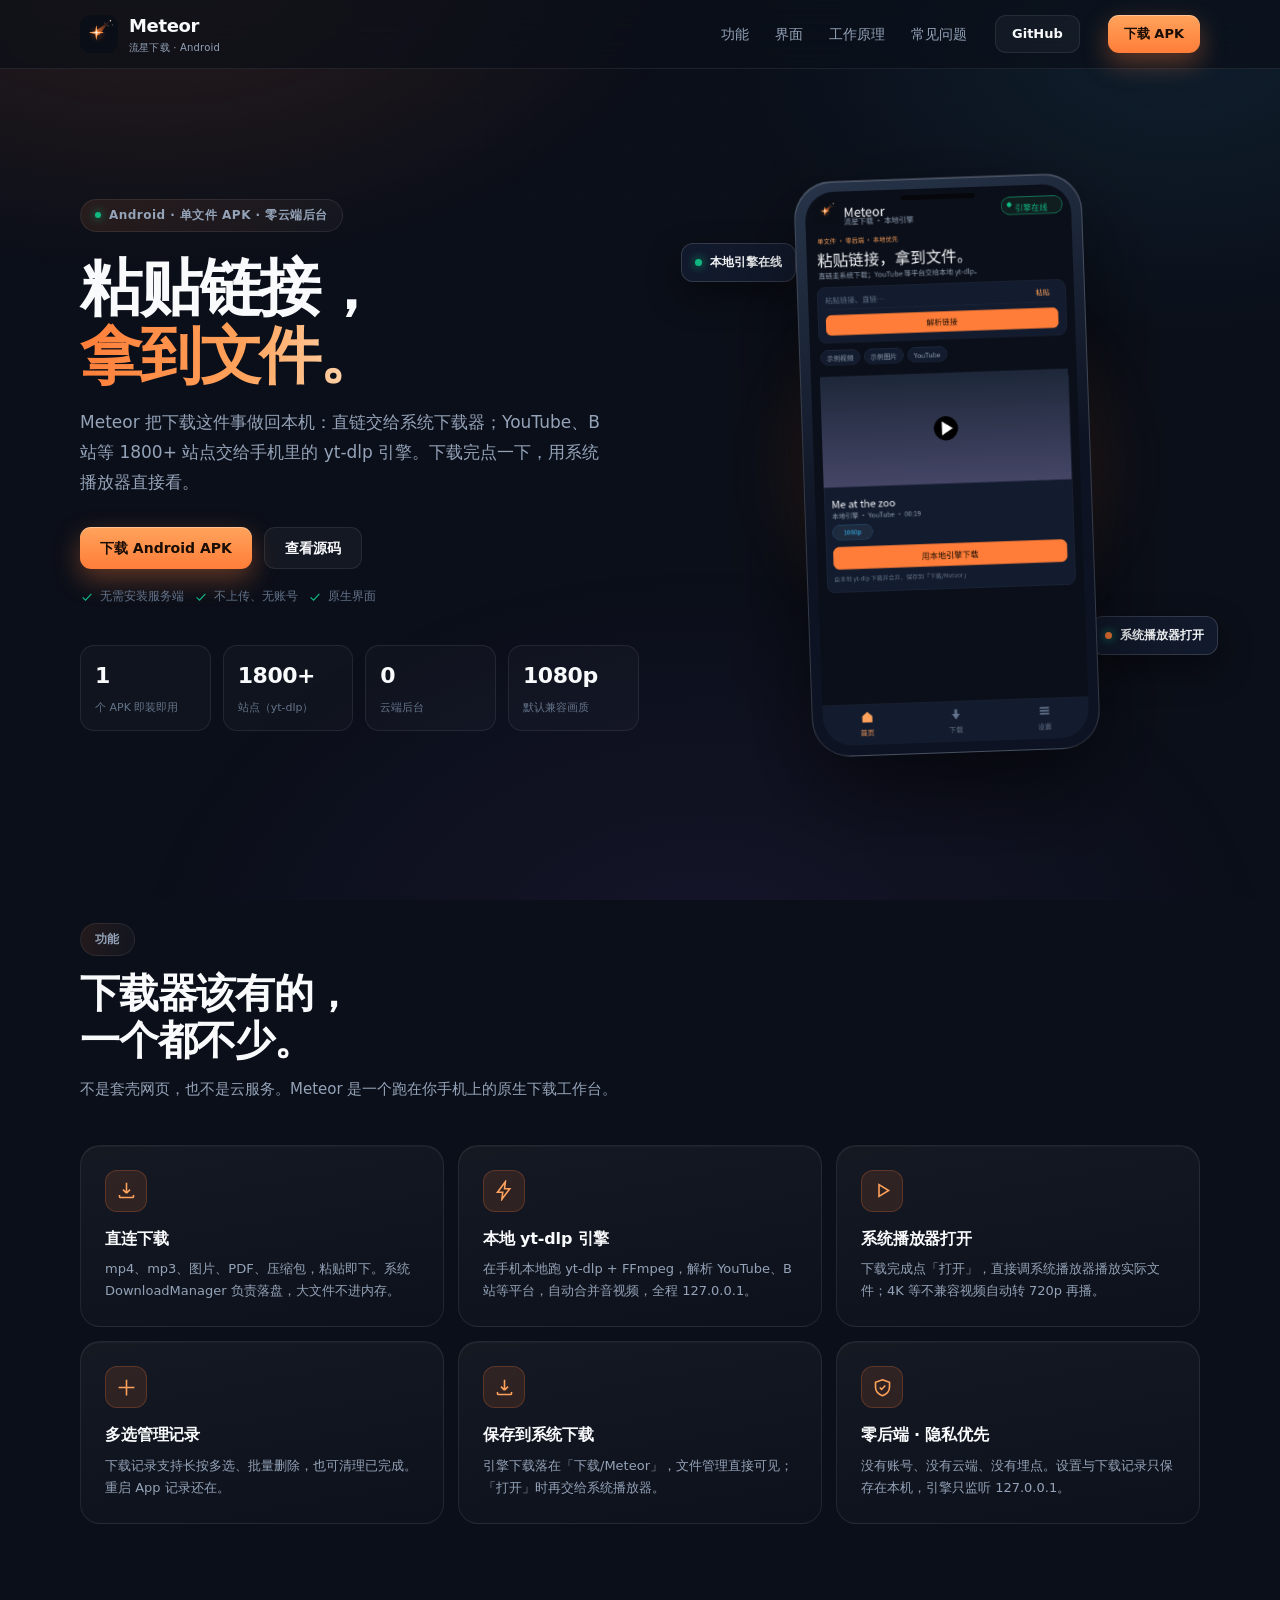
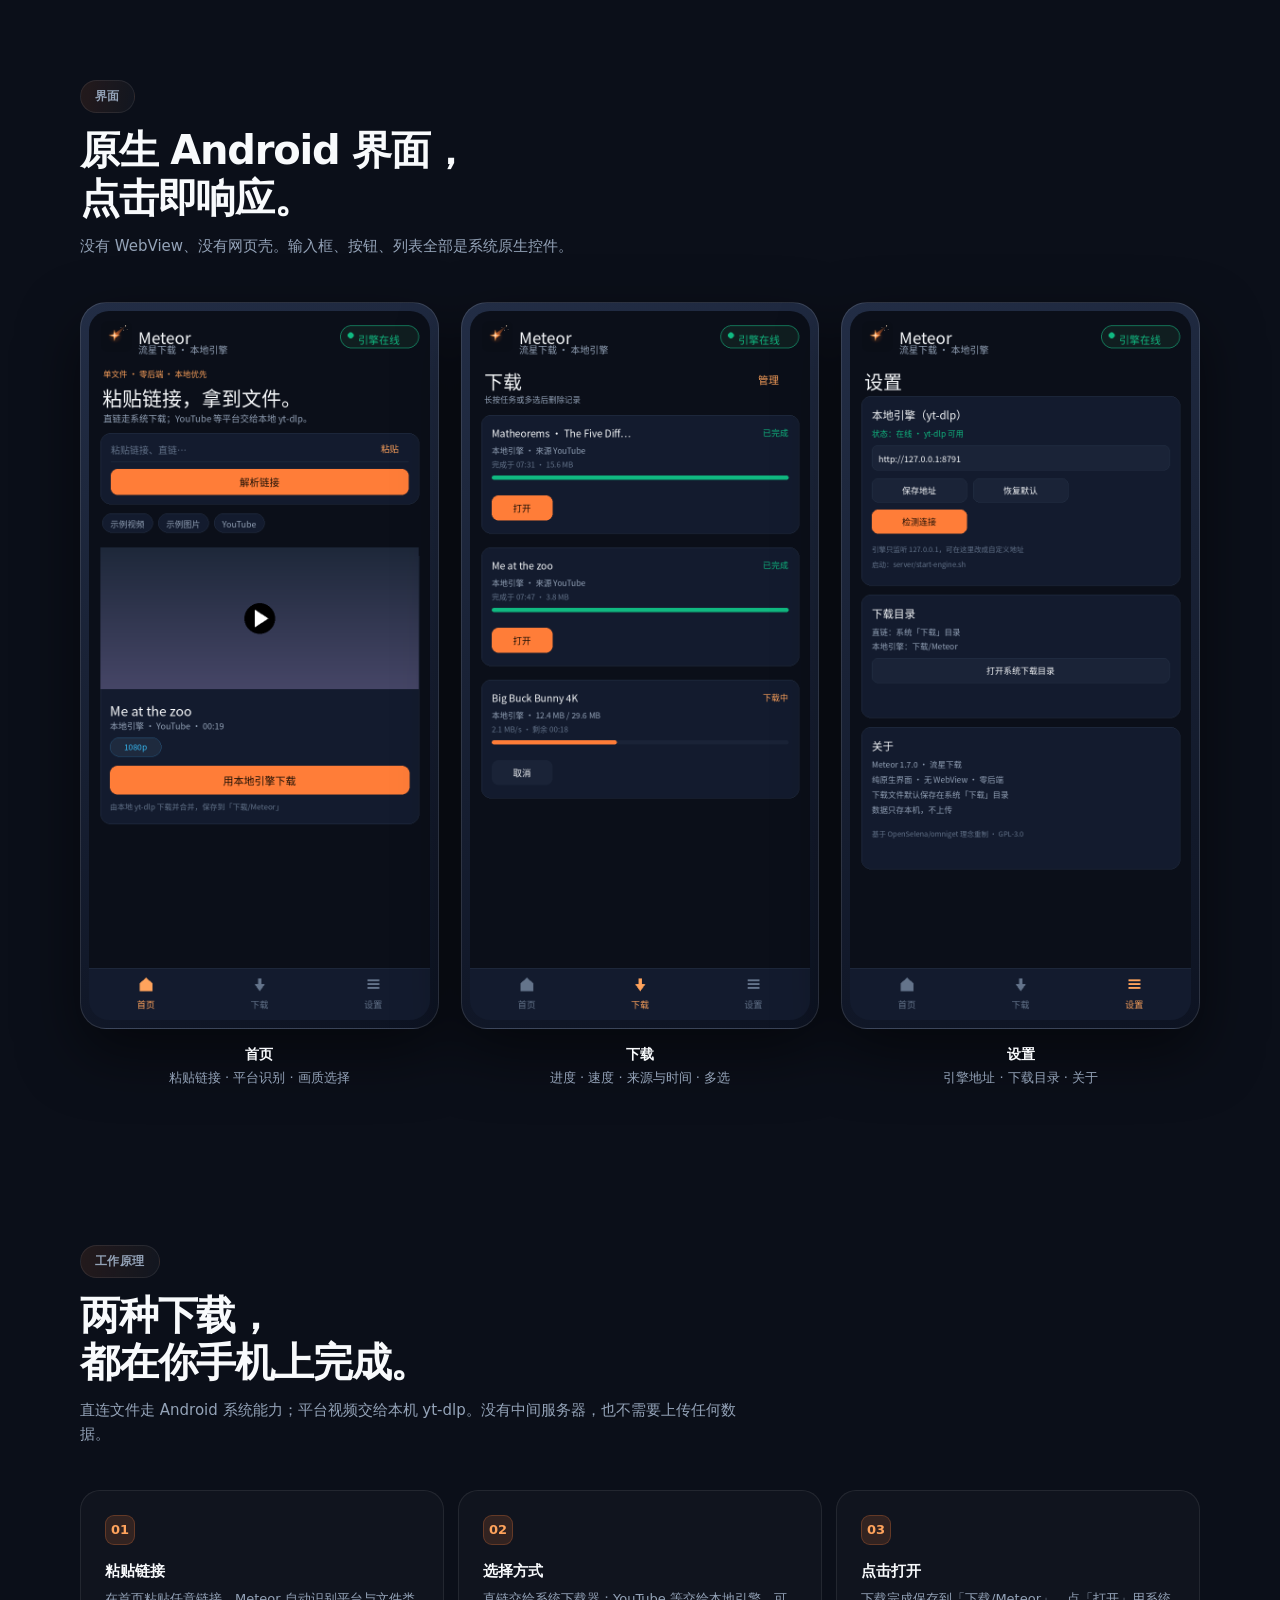
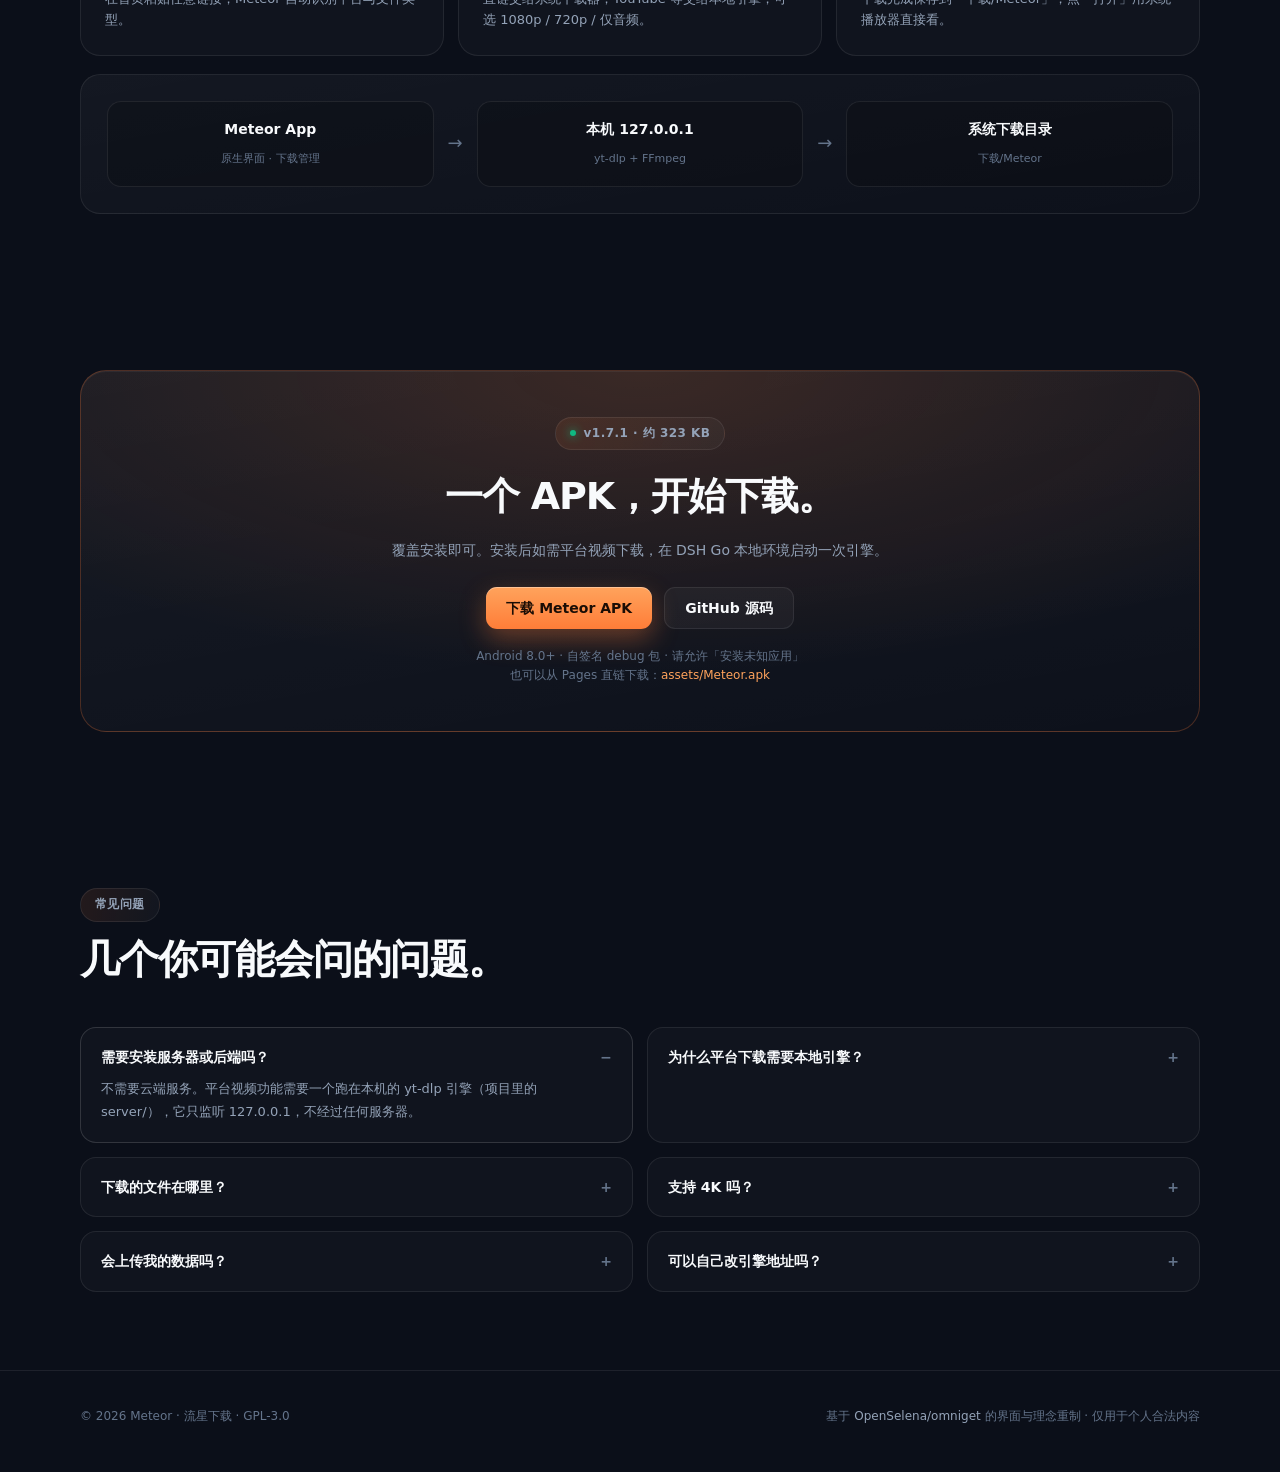
<file: index.html>
<!DOCTYPE html>
<html lang="zh-CN">
<head>
<meta charset="UTF-8">
<meta name="viewport" content="width=device-width, initial-scale=1">
<meta name="theme-color" content="#0B0F19">
<title>Meteor · 流星下载 — 一个 APK，把链接变成文件</title>
<meta name="description" content="Meteor 流星下载：原生 Android 界面、零云端后台。直连文件走系统下载，YouTube / B站等 1800+ 站点交给手机本地的 yt-dlp 引擎，下载完用系统播放器直接看。">
<style>
:root{
  --bg:#0b0f19; --bg2:#0e1422; --surface:#131b2e; --surface2:#1a2337;
  --border:rgba(255,255,255,.08); --border2:rgba(255,255,255,.14);
  --text:#f8fafc; --muted:#94a3b8; --faint:#64748b;
  --orange:#ff7d38; --orange2:#ffa35c; --deep:#f28500;
  --green:#10b981; --sky:#38bdf8; --violet:#8b5cf6;
  --radius:20px; --radius-sm:12px;
  --shadow:0 30px 80px rgba(2,6,15,.55);
  --font:-apple-system,BlinkMacSystemFont,"SF Pro Display","Inter","PingFang SC","Hiragino Sans GB","Microsoft YaHei",system-ui,sans-serif;
  --mono:ui-monospace,"SF Mono","JetBrains Mono",Menlo,Consolas,monospace;
}
*{box-sizing:border-box;margin:0;padding:0}
html{scroll-behavior:smooth}
body{
  background:var(--bg); color:var(--text); font-family:var(--font); line-height:1.6;
  -webkit-font-smoothing:antialiased; overflow-x:hidden;
}
body::before{
  content:""; position:fixed; inset:0; z-index:-2; pointer-events:none;
  background:
    radial-gradient(900px 560px at 12% -8%, rgba(255,125,56,.14), transparent 62%),
    radial-gradient(760px 520px at 92% 4%, rgba(56,189,248,.09), transparent 60%),
    radial-gradient(900px 640px at 55% 108%, rgba(139,92,246,.08), transparent 64%);
}
body::after{
  content:""; position:fixed; inset:0; z-index:-1; pointer-events:none; opacity:.4;
  background-image:linear-gradient(rgba(255,255,255,.022) 1px,transparent 1px),linear-gradient(90deg,rgba(255,255,255,.022) 1px,transparent 1px);
  background-size:48px 48px;
  mask-image:radial-gradient(72% 58% at 50% 0%,#000 20%,transparent 100%);
  -webkit-mask-image:radial-gradient(72% 58% at 50% 0%,#000 20%,transparent 100%);
}
a{color:inherit;text-decoration:none}
.wrap{width:min(1120px,92vw);margin:0 auto}
.kicker{
  display:inline-flex;align-items:center;gap:8px;padding:6px 14px;border:1px solid var(--border);
  border-radius:999px;background:linear-gradient(100deg,rgba(255,125,56,.1),rgba(255,255,255,.03));
  font-size:12px;font-weight:600;letter-spacing:.04em;color:var(--muted)
}
.kicker i{width:6px;height:6px;border-radius:50%;background:var(--green);box-shadow:0 0 10px var(--green)}
/* nav */
.nav{
  position:sticky;top:0;z-index:50;backdrop-filter:blur(18px) saturate(1.15);
  background:rgba(11,15,25,.68);border-bottom:1px solid var(--border)
}
.nav-in{display:flex;align-items:center;gap:28px;height:68px}
.brand{display:flex;align-items:center;gap:11px;font-weight:800;letter-spacing:-.02em;font-size:18px}
.brand img{width:38px;height:38px;border-radius:11px}
.brand small{display:block;font-size:10px;font-weight:500;color:var(--muted);letter-spacing:.02em}
.nav nav{display:flex;gap:26px;margin-left:auto;font-size:14px;color:var(--muted)}
.nav nav a:hover{color:var(--text)}
.btn{
  display:inline-flex;align-items:center;justify-content:center;gap:8px;height:42px;padding:0 20px;
  border-radius:11px;border:1px solid var(--border);background:rgba(255,255,255,.04);color:var(--text);
  font-size:14px;font-weight:600;transition:.2s;cursor:pointer;white-space:nowrap
}
.btn:hover{background:rgba(255,255,255,.08);border-color:var(--border2);transform:translateY(-1px)}
.btn-primary{
  background:linear-gradient(180deg,var(--orange2),var(--orange));border:0;color:#1a0d05;
  box-shadow:0 10px 26px rgba(255,125,56,.35),inset 0 1px 0 rgba(255,255,255,.35)
}
.btn-primary:hover{filter:brightness(1.05)}
.btn-sm{height:38px;padding:0 16px;font-size:13px}
/* hero */
.hero{display:grid;grid-template-columns:1.05fr .95fr;gap:56px;align-items:center;padding:86px 0 70px}
.hero h1{font-size:clamp(38px,5.2vw,62px);line-height:1.1;letter-spacing:-.035em;margin:22px 0 18px;font-weight:800}
.hero h1 .g{background:linear-gradient(96deg,var(--orange),var(--orange2) 55%,#ffe0bf);-webkit-background-clip:text;background-clip:text;color:transparent}
.hero p{font-size:17px;color:var(--muted);max-width:520px;line-height:1.75}
.hero .cta{display:flex;gap:12px;margin-top:30px;flex-wrap:wrap}
.hero .meta{display:flex;gap:10px;margin-top:18px;font-size:12px;color:var(--faint);flex-wrap:wrap}
.hero .meta span{display:flex;align-items:center;gap:6px}
.hero .meta svg{width:14px;height:14px;color:var(--green)}
.stats{display:grid;grid-template-columns:repeat(4,1fr);gap:12px;margin-top:38px;max-width:560px}
.stat{border:1px solid var(--border);border-radius:14px;padding:12px 14px;background:rgba(255,255,255,.025)}
.stat b{display:block;font-size:22px;letter-spacing:-.02em}
.stat span{font-size:11px;color:var(--faint)}
/* phone */
.phone-stage{position:relative;display:flex;justify-content:center;align-items:center;min-height:620px}
.phone-stage::before{
  content:"";position:absolute;width:420px;height:420px;border-radius:50%;
  background:radial-gradient(circle,rgba(255,125,56,.32),transparent 65%);filter:blur(20px)
}
.phone{
  position:relative;width:288px;border-radius:38px;padding:10px;
  background:linear-gradient(160deg,#273449,#0d1322 55%);
  border:1px solid rgba(255,255,255,.16);
  box-shadow:0 40px 100px rgba(0,0,0,.6),inset 0 1px 0 rgba(255,255,255,.18);
  transform:rotate(-2deg);
}
.phone img{width:100%;display:block;border-radius:29px;background:#0b0f19}
.phone::after{
  content:"";position:absolute;left:50%;top:16px;transform:translateX(-50%);
  width:74px;height:5px;border-radius:999px;background:rgba(0,0,0,.55)
}
.float{
  position:absolute;display:flex;align-items:center;gap:8px;padding:9px 13px;border-radius:12px;
  background:rgba(19,27,46,.92);border:1px solid var(--border2);font-size:12px;font-weight:600;
  box-shadow:0 14px 34px rgba(0,0,0,.45);backdrop-filter:blur(10px)
}
.float i{width:7px;height:7px;border-radius:50%;background:var(--green);box-shadow:0 0 10px var(--green)}
.float.a{top:88px;left:-14px}
.float.b{bottom:120px;right:-18px}
.float.b i{background:var(--orange)}
/* sections */
section{padding:78px 0}
.sec-head{max-width:680px;margin-bottom:44px}
.sec-head .kicker{margin-bottom:14px}
.sec-head h2{font-size:clamp(28px,3.4vw,40px);letter-spacing:-.03em;line-height:1.18;font-weight:800}
.sec-head p{color:var(--muted);font-size:15px;margin-top:12px}
.features{display:grid;grid-template-columns:repeat(3,1fr);gap:14px}
.card{
  border:1px solid var(--border);border-radius:var(--radius);padding:24px;
  background:linear-gradient(170deg,rgba(255,255,255,.045),rgba(255,255,255,.012));
  box-shadow:inset 0 1px 0 rgba(255,255,255,.04);transition:.25s
}
.card:hover{transform:translateY(-3px);border-color:var(--border2);background:linear-gradient(170deg,rgba(255,255,255,.065),rgba(255,255,255,.018))}
.card .ic{
  width:42px;height:42px;border-radius:12px;display:grid;place-items:center;margin-bottom:14px;
  background:rgba(255,125,56,.12);border:1px solid rgba(255,125,56,.22);color:var(--orange2)
}
.card .ic svg{width:21px;height:21px}
.card h3{font-size:16px;margin-bottom:7px;letter-spacing:-.01em}
.card p{font-size:13px;color:var(--muted);line-height:1.7}
/* screens */
.screens{display:grid;grid-template-columns:repeat(3,1fr);gap:22px;align-items:start}
.shot{text-align:center}
.shot .frame{
  border-radius:26px;padding:8px;border:1px solid rgba(255,255,255,.12);
  background:linear-gradient(160deg,#222d45,#0d1322);
  box-shadow:0 24px 60px rgba(0,0,0,.5);transition:.3s
}
.shot .frame:hover{transform:translateY(-6px);border-color:rgba(255,125,56,.4)}
.shot img{width:100%;display:block;border-radius:20px}
.shot p{margin-top:14px;font-size:13px;color:var(--muted)}
.shot p b{color:var(--text);display:block;font-size:14px;margin-bottom:2px}
/* steps */
.steps{display:grid;grid-template-columns:repeat(3,1fr);gap:14px}
.step{position:relative;border:1px solid var(--border);border-radius:var(--radius);padding:24px;background:rgba(255,255,255,.025)}
.step .n{
  width:30px;height:30px;border-radius:9px;display:grid;place-items:center;font-weight:800;font-size:13px;
  background:rgba(255,125,56,.14);color:var(--orange2);border:1px solid rgba(255,125,56,.25);margin-bottom:14px
}
.step h3{font-size:15px;margin-bottom:6px}
.step p{font-size:13px;color:var(--muted)}
.diagram{
  margin-top:18px;border:1px solid var(--border);border-radius:var(--radius);padding:26px;
  background:linear-gradient(170deg,rgba(255,255,255,.04),rgba(255,255,255,.012));
  display:grid;grid-template-columns:1fr auto 1fr auto 1fr;gap:14px;align-items:center;text-align:center
}
.diagram .node{border:1px solid var(--border);border-radius:14px;padding:16px 12px;background:rgba(0,0,0,.16)}
.diagram .node b{display:block;font-size:14px;margin-bottom:4px}
.diagram .node span{font-size:11px;color:var(--faint)}
.diagram .arr{color:var(--faint);font-size:18px}
/* download */
.download{
  border:1px solid rgba(255,125,56,.25);border-radius:26px;padding:46px;text-align:center;
  background:
    radial-gradient(120% 140% at 50% 0%,rgba(255,125,56,.16),transparent 60%),
    linear-gradient(170deg,rgba(255,255,255,.05),rgba(255,255,255,.012));
  box-shadow:inset 0 1px 0 rgba(255,255,255,.05)
}
.download h2{font-size:clamp(26px,3.2vw,38px);letter-spacing:-.03em;margin-bottom:12px}
.download p{color:var(--muted);font-size:14px;margin-bottom:26px}
.download .cta{display:flex;gap:12px;justify-content:center;flex-wrap:wrap}
.download .fine{margin-top:18px;font-size:12px;color:var(--faint)}
/* faq */
.faq{display:grid;grid-template-columns:1fr 1fr;gap:14px}
details{border:1px solid var(--border);border-radius:16px;padding:18px 20px;background:rgba(255,255,255,.025)}
details[open]{border-color:var(--border2)}
summary{cursor:pointer;font-size:14px;font-weight:600;list-style:none}
summary::-webkit-details-marker{display:none}
summary::after{content:"+";float:right;color:var(--faint)}
details[open] summary::after{content:"−"}
details p{margin-top:10px;font-size:13px;color:var(--muted);line-height:1.75}
/* footer */
footer{border-top:1px solid var(--border);padding:36px 0 46px;color:var(--faint);font-size:12px}
.foot{display:flex;justify-content:space-between;gap:20px;flex-wrap:wrap;align-items:center}
.foot a{color:var(--muted)}
.foot a:hover{color:var(--text)}
@media (max-width:960px){
  .hero{grid-template-columns:1fr;gap:30px;padding-top:56px}
  .phone-stage{min-height:560px}
  .features{grid-template-columns:1fr 1fr}
  .screens{grid-template-columns:1fr 1fr}
  .screens .shot:last-child{display:none}
  .steps{grid-template-columns:1fr}
  .diagram{grid-template-columns:1fr;gap:10px}
  .diagram .arr{transform:rotate(90deg)}
  .faq{grid-template-columns:1fr}
  .nav nav{display:none}
  .stats{grid-template-columns:1fr 1fr}
}
@media (max-width:600px){
  .features,.screens{grid-template-columns:1fr}
  .screens .shot:last-child{display:block}
  .download{padding:30px 20px}
  .phone{width:250px}
  .float{display:none}
  .hero h1{font-size:clamp(32px,8vw,44px)}
}
</style>
</head>
<body>

<header class="nav">
  <div class="wrap nav-in">
    <a class="brand" href="#top">
      <img src="assets/icon.png" alt="Meteor">
      <span>Meteor<small>流星下载 · Android</small></span>
    </a>
    <nav>
      <a href="#features">功能</a>
      <a href="#screens">界面</a>
      <a href="#how">工作原理</a>
      <a href="#faq">常见问题</a>
    </nav>
    <a class="btn btn-sm" href="https://github.com/richardliuxc/meteor" target="_blank" rel="noopener">GitHub</a>
    <a class="btn btn-primary btn-sm" href="https://github.com/richardliuxc/meteor/releases/latest/download/Meteor.apk">下载 APK</a>
  </div>
</header>

<main id="top">
  <div class="wrap hero">
    <div>
      <span class="kicker"><i></i>Android · 单文件 APK · 零云端后台</span>
      <h1>粘贴链接，<br><span class="g">拿到文件。</span></h1>
      <p>Meteor 把下载这件事做回本机：直链交给系统下载器；YouTube、B站等 1800+ 站点交给手机里的 yt-dlp 引擎。下载完点一下，用系统播放器直接看。</p>
      <div class="cta">
        <a class="btn btn-primary" href="https://github.com/richardliuxc/meteor/releases/latest/download/Meteor.apk">下载 Android APK</a>
        <a class="btn" href="https://github.com/richardliuxc/meteor" target="_blank" rel="noopener">查看源码</a>
      </div>
      <div class="meta">
        <span><svg viewBox="0 0 24 24" fill="none" stroke="currentColor" stroke-width="2"><path d="m4.5 12.5 5 5 10-11"/></svg>无需安装服务端</span>
        <span><svg viewBox="0 0 24 24" fill="none" stroke="currentColor" stroke-width="2"><path d="m4.5 12.5 5 5 10-11"/></svg>不上传、无账号</span>
        <span><svg viewBox="0 0 24 24" fill="none" stroke="currentColor" stroke-width="2"><path d="m4.5 12.5 5 5 10-11"/></svg>原生界面</span>
      </div>
      <div class="stats">
        <div class="stat"><b>1</b><span>个 APK 即装即用</span></div>
        <div class="stat"><b>1800+</b><span>站点（yt-dlp）</span></div>
        <div class="stat"><b>0</b><span>云端后台</span></div>
        <div class="stat"><b>1080p</b><span>默认兼容画质</span></div>
      </div>
    </div>
    <div class="phone-stage">
      <div class="float a"><i></i>本地引擎在线</div>
      <div class="float b"><i></i>系统播放器打开</div>
      <div class="phone"><img src="assets/home.png" alt="Meteor 首页"></div>
    </div>
  </div>

  <section id="features">
    <div class="wrap">
      <div class="sec-head">
        <span class="kicker">功能</span>
        <h2>下载器该有的，<br>一个都不少。</h2>
        <p>不是套壳网页，也不是云服务。Meteor 是一个跑在你手机上的原生下载工作台。</p>
      </div>
      <div class="features">
        <div class="card">
          <div class="ic"><svg viewBox="0 0 24 24" fill="none" stroke="currentColor" stroke-width="1.8"><path d="M12 3v12m0 0 4-4m-4 4-4-4"/><path d="M4 17v2a1 1 0 0 0 1 1h14a1 1 0 0 0 1-1v-2"/></svg></div>
          <h3>直连下载</h3>
          <p>mp4、mp3、图片、PDF、压缩包，粘贴即下。系统 DownloadManager 负责落盘，大文件不进内存。</p>
        </div>
        <div class="card">
          <div class="ic"><svg viewBox="0 0 24 24" fill="none" stroke="currentColor" stroke-width="1.8"><path d="M13 2 4 14h6l-1 8 9-12h-6z"/></svg></div>
          <h3>本地 yt-dlp 引擎</h3>
          <p>在手机本地跑 yt-dlp + FFmpeg，解析 YouTube、B站等平台，自动合并音视频，全程 127.0.0.1。</p>
        </div>
        <div class="card">
          <div class="ic"><svg viewBox="0 0 24 24" fill="none" stroke="currentColor" stroke-width="1.8"><path d="M8 5.3 19 12 8 18.7z"/></svg></div>
          <h3>系统播放器打开</h3>
          <p>下载完成点「打开」，直接调系统播放器播放实际文件；4K 等不兼容视频自动转 720p 再播。</p>
        </div>
        <div class="card">
          <div class="ic"><svg viewBox="0 0 24 24" fill="none" stroke="currentColor" stroke-width="1.8"><path d="M12 3v18M3 12h18"/></svg></div>
          <h3>多选管理记录</h3>
          <p>下载记录支持长按多选、批量删除，也可清理已完成。重启 App 记录还在。</p>
        </div>
        <div class="card">
          <div class="ic"><svg viewBox="0 0 24 24" fill="none" stroke="currentColor" stroke-width="1.8"><path d="M12 3v12m0 0 4-4m-4 4-4-4"/><path d="M4 17v2a1 1 0 0 0 1 1h14a1 1 0 0 0 1-1v-2"/></svg></div>
          <h3>保存到系统下载</h3>
          <p>引擎下载落在「下载/Meteor」，文件管理直接可见；「打开」时再交给系统播放器。</p>
        </div>
        <div class="card">
          <div class="ic"><svg viewBox="0 0 24 24" fill="none" stroke="currentColor" stroke-width="1.8"><path d="M12 3.2 20 6.1v5.3c0 4.8-3.4 8.2-8 9.9-4.6-1.7-8-5.1-8-9.9V6.1z"/><path d="m8.8 12 2.2 2.2 4.2-4.4"/></svg></div>
          <h3>零后端 · 隐私优先</h3>
          <p>没有账号、没有云端、没有埋点。设置与下载记录只保存在本机，引擎只监听 127.0.0.1。</p>
        </div>
      </div>
    </div>
  </section>

  <section id="screens">
    <div class="wrap">
      <div class="sec-head">
        <span class="kicker">界面</span>
        <h2>原生 Android 界面，<br>点击即响应。</h2>
        <p>没有 WebView、没有网页壳。输入框、按钮、列表全部是系统原生控件。</p>
      </div>
      <div class="screens">
        <div class="shot">
          <div class="frame"><img src="assets/home.png" alt="首页"></div>
          <p><b>首页</b>粘贴链接 · 平台识别 · 画质选择</p>
        </div>
        <div class="shot">
          <div class="frame"><img src="assets/downloads.png" alt="下载列表"></div>
          <p><b>下载</b>进度 · 速度 · 来源与时间 · 多选</p>
        </div>
        <div class="shot">
          <div class="frame"><img src="assets/settings.png" alt="设置"></div>
          <p><b>设置</b>引擎地址 · 下载目录 · 关于</p>
        </div>
      </div>
    </div>
  </section>

  <section id="how">
    <div class="wrap">
      <div class="sec-head">
        <span class="kicker">工作原理</span>
        <h2>两种下载，<br>都在你手机上完成。</h2>
        <p>直连文件走 Android 系统能力；平台视频交给本机 yt-dlp。没有中间服务器，也不需要上传任何数据。</p>
      </div>
      <div class="steps">
        <div class="step">
          <div class="n">01</div>
          <h3>粘贴链接</h3>
          <p>在首页粘贴任意链接，Meteor 自动识别平台与文件类型。</p>
        </div>
        <div class="step">
          <div class="n">02</div>
          <h3>选择方式</h3>
          <p>直链交给系统下载器；YouTube 等交给本地引擎，可选 1080p / 720p / 仅音频。</p>
        </div>
        <div class="step">
          <div class="n">03</div>
          <h3>点击打开</h3>
          <p>下载完成保存到「下载/Meteor」，点「打开」用系统播放器直接看。</p>
        </div>
      </div>
      <div class="diagram">
        <div class="node"><b>Meteor App</b><span>原生界面 · 下载管理</span></div>
        <div class="arr">→</div>
        <div class="node"><b>本机 127.0.0.1</b><span>yt-dlp + FFmpeg</span></div>
        <div class="arr">→</div>
        <div class="node"><b>系统下载目录</b><span>下载/Meteor</span></div>
      </div>
    </div>
  </section>

  <section id="download">
    <div class="wrap">
      <div class="download">
        <span class="kicker" style="margin-bottom:16px"><i></i>v1.7.1 · 约 323 KB</span>
        <h2>一个 APK，开始下载。</h2>
        <p>覆盖安装即可。安装后如需平台视频下载，在 DSH Go 本地环境启动一次引擎。</p>
        <div class="cta">
          <a class="btn btn-primary" href="https://github.com/richardliuxc/meteor/releases/latest/download/Meteor.apk">下载 Meteor APK</a>
          <a class="btn" href="https://github.com/richardliuxc/meteor" target="_blank" rel="noopener">GitHub 源码</a>
        </div>
        <div class="fine">Android 8.0+ · 自签名 debug 包 · 请允许「安装未知应用」<br>
          也可以从 Pages 直链下载：<a href="assets/Meteor.apk" style="color:var(--orange2)">assets/Meteor.apk</a></div>
      </div>
    </div>
  </section>

  <section id="faq">
    <div class="wrap">
      <div class="sec-head">
        <span class="kicker">常见问题</span>
        <h2>几个你可能会问的问题。</h2>
      </div>
      <div class="faq">
        <details open>
          <summary>需要安装服务器或后端吗？</summary>
          <p>不需要云端服务。平台视频功能需要一个跑在本机的 yt-dlp 引擎（项目里的 server/），它只监听 127.0.0.1，不经过任何服务器。</p>
        </details>
        <details>
          <summary>为什么平台下载需要本地引擎？</summary>
          <p>浏览器/沙盒无法运行 yt-dlp 与 FFmpeg。把引擎跑在手机本地，Meteor 通过本机 HTTP 调用它，仍然没有云端。</p>
        </details>
        <details>
          <summary>下载的文件在哪里？</summary>
          <p>直连文件在系统「下载」目录；引擎下载在「下载/Meteor」。点「打开」会用系统播放器打开实际文件。</p>
        </details>
        <details>
          <summary>支持 4K 吗？</summary>
          <p>默认限制 1080p 以内并优先 H.264/AAC，保证手机能播；遇到高分辨率视频会自动转 720p 兼容格式。</p>
        </details>
        <details>
          <summary>会上传我的数据吗？</summary>
          <p>不会。没有账号、没有埋点，设置与记录只保存在本机。</p>
        </details>
        <details>
          <summary>可以自己改引擎地址吗？</summary>
          <p>可以。设置页可填写任意 http(s) 引擎地址，保存后立即检测连接。</p>
        </details>
      </div>
    </div>
  </section>
</main>

<footer>
  <div class="wrap foot">
    <div>© 2026 Meteor · 流星下载 · GPL-3.0</div>
    <div>基于 <a href="https://github.com/OpenSelena/omniget" target="_blank" rel="noopener">OpenSelena/omniget</a> 的界面与理念重制 · 仅用于个人合法内容</div>
  </div>
</footer>
</body>
</html>
</file>
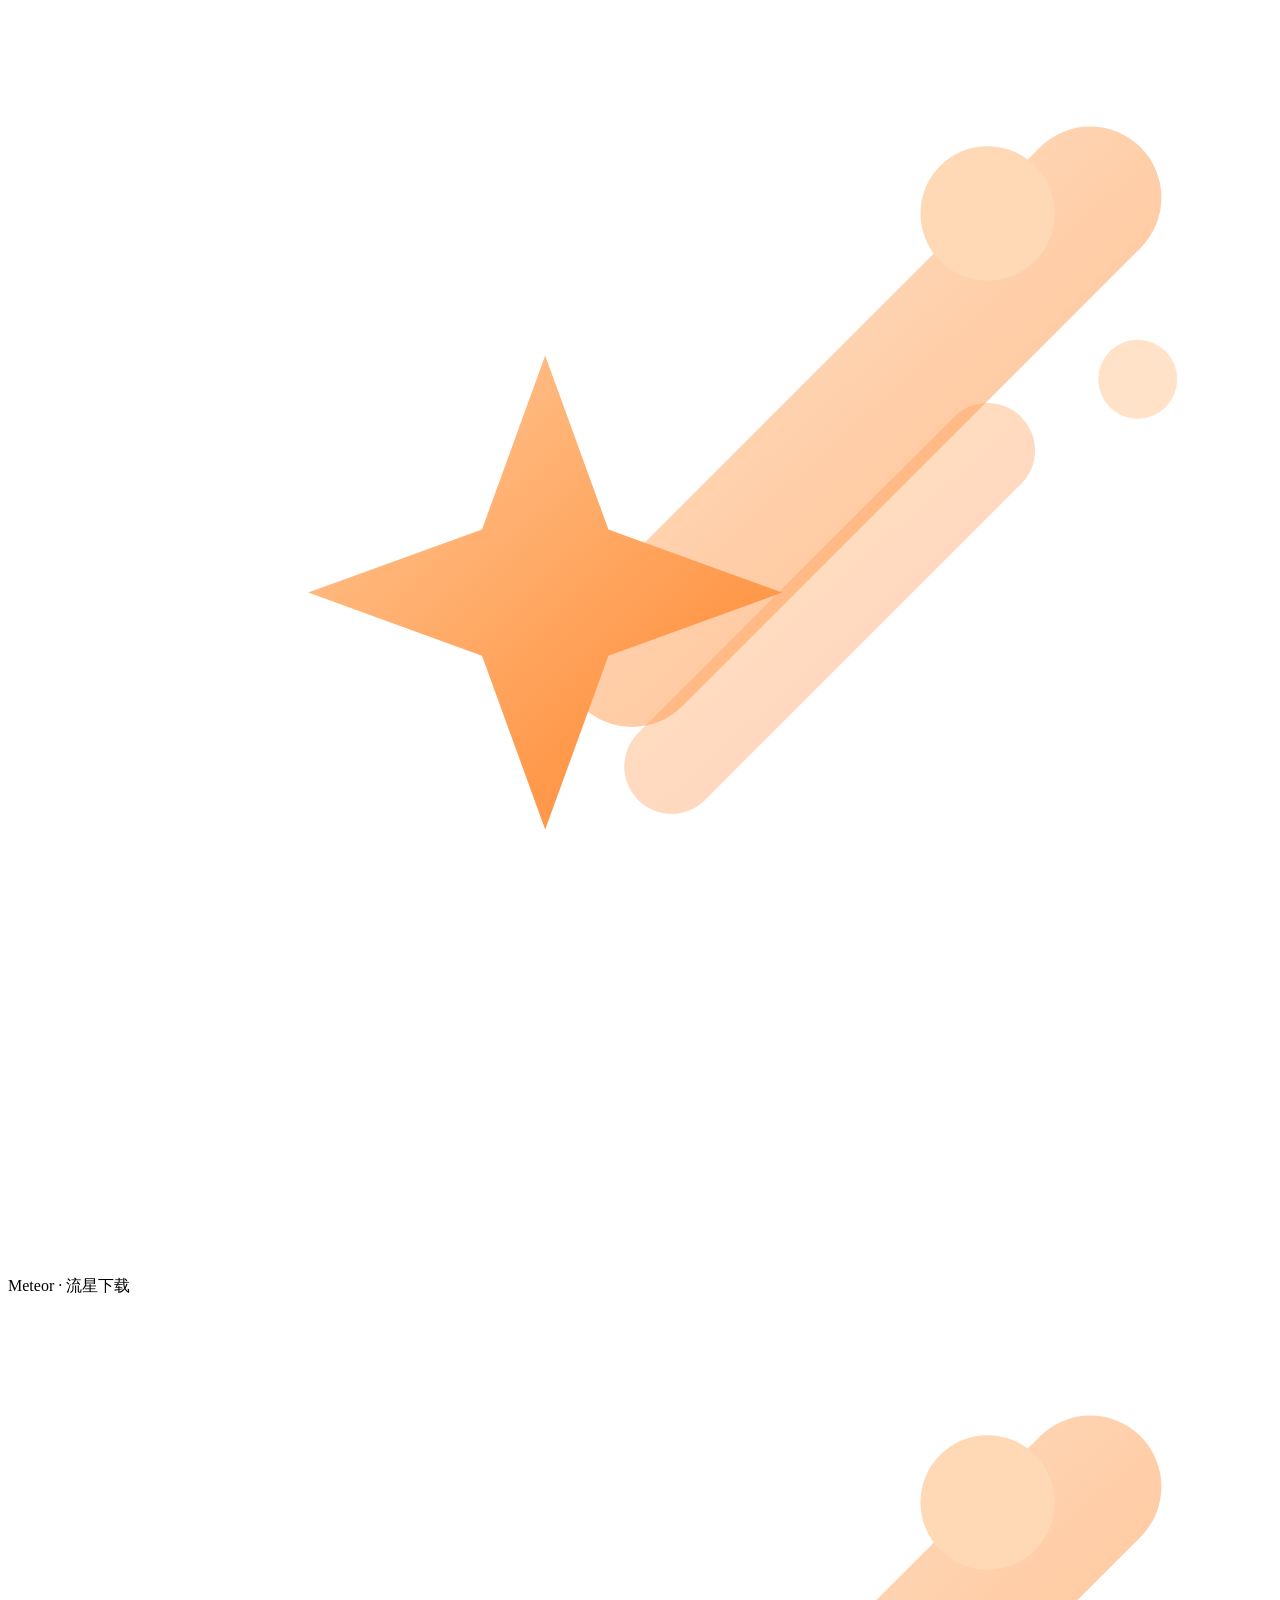
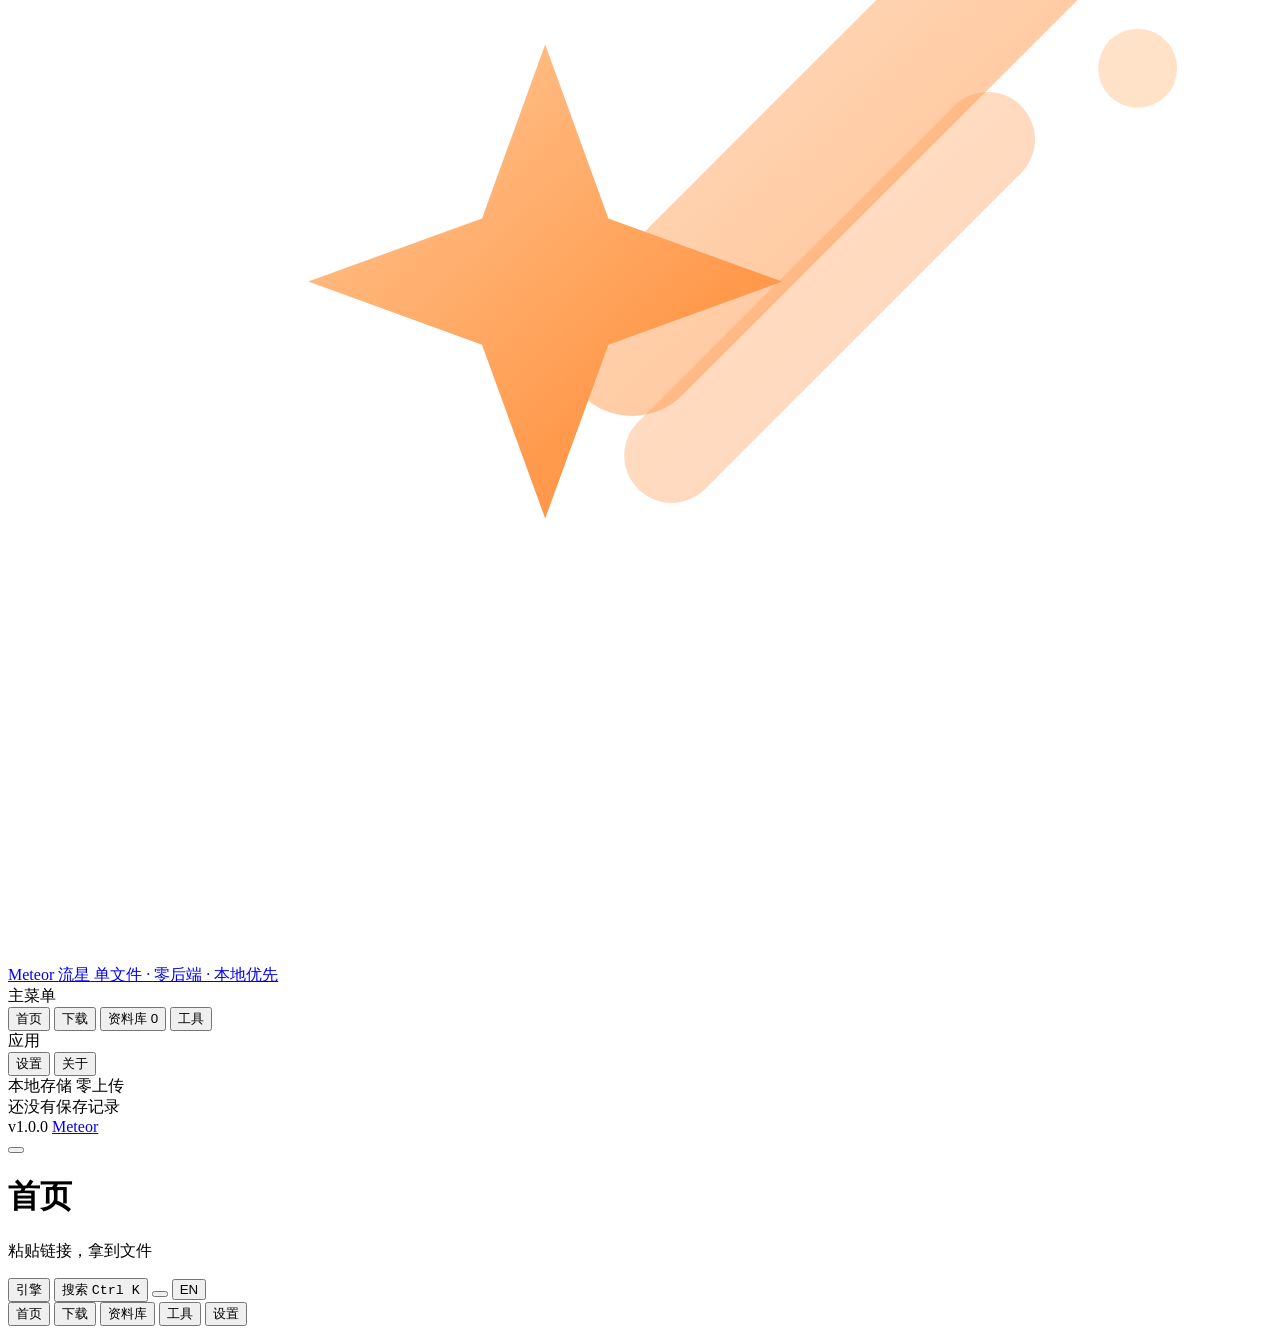
<file: src/index.html>
<!DOCTYPE html>
<html lang="zh-CN" data-theme="dark" data-accent="orange" data-motion="full">
<head>
  <meta charset="UTF-8" />
  <meta name="viewport" content="width=device-width, initial-scale=1, viewport-fit=cover" />
  <meta name="theme-color" content="#0B0F19" />
  <meta name="description" content="Meteor 流星下载：单文件、零后端的 Android 下载器与离线工具台。粘贴链接，拿到文件。" />
  <meta name="color-scheme" content="dark light" />
  <title>Meteor · 流星下载</title>
  <link rel="icon" href="data:image/svg+xml,%3Csvg xmlns='http://www.w3.org/2000/svg' viewBox='0 0 32 32'%3E%3Crect width='32' height='32' rx='8' fill='%230B0F19'/%3E%3Cpath d='M24 6 12 18' stroke='%23FF9A4D' stroke-width='4' stroke-linecap='round'/%3E%3Cpath d='M12 8l1.6 4.4L18 14l-4.4 1.6L12 20l-1.6-4.4L6 14l4.4-1.6z' fill='%23FF9A4D'/%3E%3C/svg%3E" />
  <style>
/*__OG_STYLES__*/
  </style>
</head>
<body>
  <div id="og-boot" aria-hidden="true">
    <div class="og-boot__mark"><svg viewBox="0 0 32 32" fill="none" xmlns="http://www.w3.org/2000/svg" aria-hidden="true">
            <defs><linearGradient id="ogMarkBoot" x1="8" y1="6" x2="26" y2="26" gradientUnits="userSpaceOnUse"><stop stop-color="#FFD2A6"/><stop offset=".5" stop-color="#FF9A4D"/><stop offset="1" stop-color="#FF7D38"/></linearGradient></defs>
            <path d="M27.4 4.8 15.8 16.4" stroke="url(#ogMarkBoot)" stroke-width="3.6" stroke-linecap="round" opacity=".5"/>
            <path d="M24.8 11.2 16.8 19.2" stroke="url(#ogMarkBoot)" stroke-width="2.4" stroke-linecap="round" opacity=".35"/>
            <path d="M13.6 8.8l1.6 4.4 4.4 1.6-4.4 1.6-1.6 4.4-1.6-4.4L7.6 14.8l4.4-1.6z" fill="url(#ogMarkBoot)"/>
            <circle cx="24.8" cy="5.2" r="1.7" fill="#FFD8B5"/>
            <circle cx="28.6" cy="9.4" r="1" fill="#FFD8B5" opacity=".75"/>
          </svg></div>
    <div class="og-boot__name">Meteor · 流星下载</div>
    <div class="og-boot__bar"></div>
  </div>

  <div class="og-shell" id="og-app">
    <aside class="og-sidebar" id="og-sidebar" aria-label="主导航">
      <a class="og-brand" href="#/home" data-route="home" aria-label="Meteor 流星下载">
        <span class="og-brand__mark" aria-hidden="true"><svg viewBox="0 0 32 32" fill="none" xmlns="http://www.w3.org/2000/svg" aria-hidden="true">
            <defs><linearGradient id="ogMarkBrand" x1="8" y1="6" x2="26" y2="26" gradientUnits="userSpaceOnUse"><stop stop-color="#FFD2A6"/><stop offset=".5" stop-color="#FF9A4D"/><stop offset="1" stop-color="#FF7D38"/></linearGradient></defs>
            <path d="M27.4 4.8 15.8 16.4" stroke="url(#ogMarkBrand)" stroke-width="3.6" stroke-linecap="round" opacity=".5"/>
            <path d="M24.8 11.2 16.8 19.2" stroke="url(#ogMarkBrand)" stroke-width="2.4" stroke-linecap="round" opacity=".35"/>
            <path d="M13.6 8.8l1.6 4.4 4.4 1.6-4.4 1.6-1.6 4.4-1.6-4.4L7.6 14.8l4.4-1.6z" fill="url(#ogMarkBrand)"/>
            <circle cx="24.8" cy="5.2" r="1.7" fill="#FFD8B5"/>
            <circle cx="28.6" cy="9.4" r="1" fill="#FFD8B5" opacity=".75"/>
          </svg></span>
        <span class="og-brand__text">
          <span class="og-brand__name">Meteor <span style="color:var(--og-primary)">流星</span></span>
          <span class="og-brand__sub" data-i18n="app.tagline">单文件 · 零后端 · 本地优先</span>
        </span>
      </a>

      <nav class="og-nav" aria-label="主菜单">
        <div class="og-nav__group" data-i18n="nav.section.main">主菜单</div>
        <button type="button" class="og-nav__item" data-route="home">
          <span data-icon="home"></span><span data-i18n="nav.home">首页</span>
        </button>
        <button type="button" class="og-nav__item" data-route="downloads">
          <span data-icon="download"></span><span data-i18n="nav.downloads">下载</span>
          <span class="og-nav__badge is-hidden" id="og-download-badge"></span>
        </button>
        <button type="button" class="og-nav__item" data-route="library">
          <span data-icon="library"></span><span data-i18n="nav.library">资料库</span>
          <span class="og-nav__kbd" id="og-lib-count">0</span>
        </button>
        <button type="button" class="og-nav__item" data-route="tools">
          <span data-icon="tools"></span><span data-i18n="nav.tools">工具</span>
        </button>

        <div class="og-nav__group" data-i18n="nav.section.app">应用</div>
        <button type="button" class="og-nav__item" data-route="settings">
          <span data-icon="settings"></span><span data-i18n="nav.settings">设置</span>
        </button>
        <button type="button" class="og-nav__item" data-route="about">
          <span data-icon="info"></span><span data-i18n="nav.about">关于</span>
        </button>
      </nav>

      <div class="og-storage-card">
        <div class="og-storage-card__head">
          <span data-i18n="sidebar.storage.title">本地存储</span>
          <span class="og-storage-card__badge" data-i18n="sidebar.storage.badge">零上传</span>
        </div>
        <div class="og-storage-bar"><div class="og-storage-bar__fill" id="og-storage-bar"></div></div>
        <div class="og-storage-card__text" id="og-storage-text">还没有保存记录</div>
      </div>

      <div class="og-sidebar__foot">
        <span id="og-version-text">v1.0.0</span>
        <a href="#/about" data-route="about">Meteor</a>
      </div>
    </aside>

    <div class="og-nav-scrim" id="og-nav-scrim" aria-hidden="true"></div>

    <div class="og-main">
      <header class="og-topbar">
        <button type="button" class="og-icon-btn og-menu-btn" id="og-menu-btn" aria-label="菜单">
          <span data-icon="list"></span>
        </button>
        <div class="og-topbar__titles">
          <h1 class="og-topbar__title" id="og-page-title">首页</h1>
          <p class="og-topbar__sub" id="og-page-sub">粘贴链接，拿到文件</p>
        </div>
        <div class="og-topbar__actions">
          <button type="button" class="og-engine-chip" id="og-engine-chip" aria-label="本地引擎">
            <span class="og-engine-chip__dot"></span>
            <span class="og-engine-chip__text">引擎</span>
          </button>
          <button type="button" class="og-search-trigger" id="og-search-btn" aria-label="命令面板">
            <span data-icon="search"></span>
            <span data-i18n="topbar.search">搜索</span>
            <kbd>Ctrl K</kbd>
          </button>
          <button type="button" class="og-icon-btn" id="og-theme-btn" aria-label="主题">
            <span data-icon="moon"></span>
          </button>
          <button type="button" class="og-lang-btn" id="og-lang-btn" aria-label="切换语言">EN</button>
        </div>
      </header>

      <main class="og-view" id="og-view" tabindex="-1"></main>
    </div>

    <nav class="og-bottomnav" aria-label="底部导航">
      <div class="og-bottomnav__inner">
        <button type="button" class="og-bottomnav__item" data-route="home">
          <span data-icon="home"></span><span data-i18n="nav.home">首页</span>
        </button>
        <button type="button" class="og-bottomnav__item" data-route="downloads">
          <span data-icon="download"></span><span data-i18n="nav.downloads">下载</span>
        </button>
        <button type="button" class="og-bottomnav__item" data-route="library">
          <span data-icon="library"></span><span data-i18n="nav.library">资料库</span>
        </button>
        <button type="button" class="og-bottomnav__item" data-route="tools">
          <span data-icon="tools"></span><span data-i18n="nav.tools">工具</span>
        </button>
        <button type="button" class="og-bottomnav__item" data-route="settings">
          <span data-icon="settings"></span><span data-i18n="nav.settings">设置</span>
        </button>
      </div>
    </nav>
  </div>

  <div id="og-modal-root"></div>
  <div id="og-toasts" class="og-toasts" aria-live="polite" aria-atomic="false"></div>

  <noscript>
    <p style="padding:40px;text-align:center;color:#94a3b8">Meteor 需要启用 JavaScript 才能运行。</p>
  </noscript>

  <script>
/*__OG_SCRIPTS__*/
  </script>
</body>
</html>
</file>
